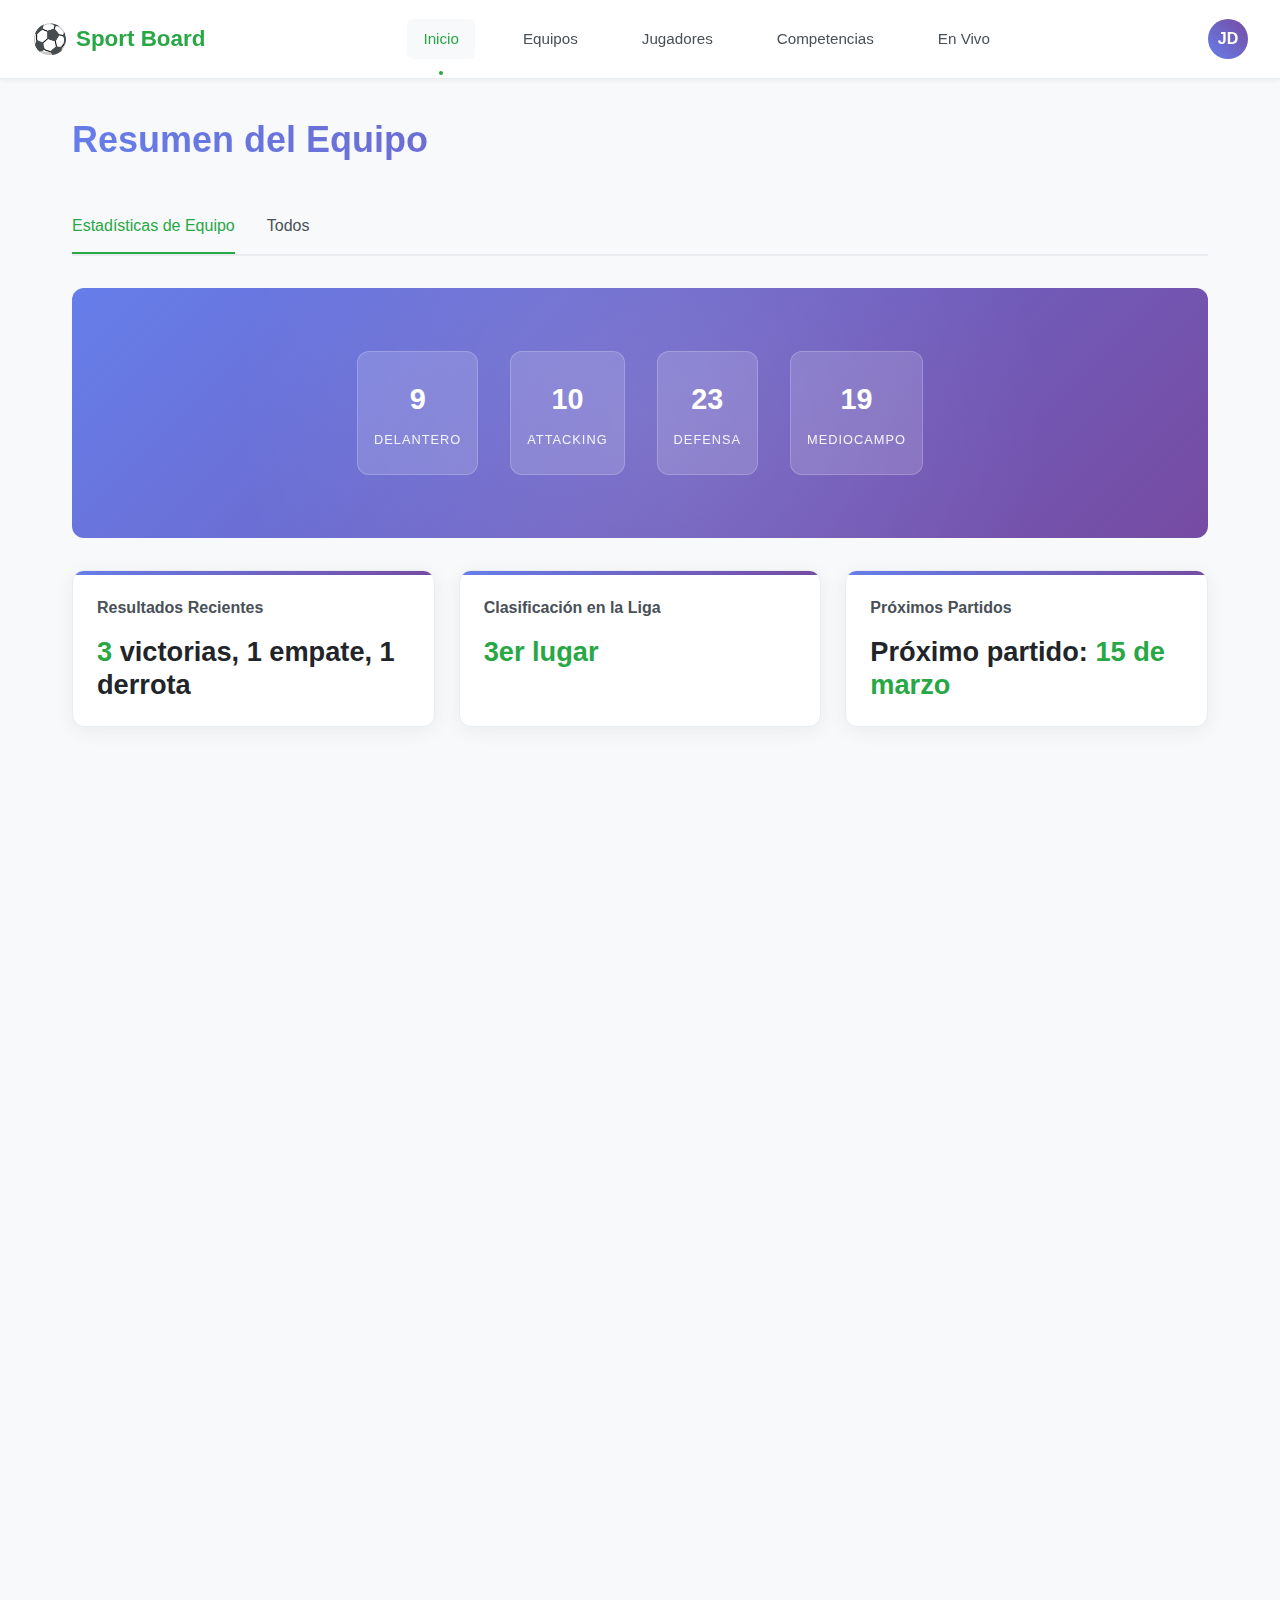
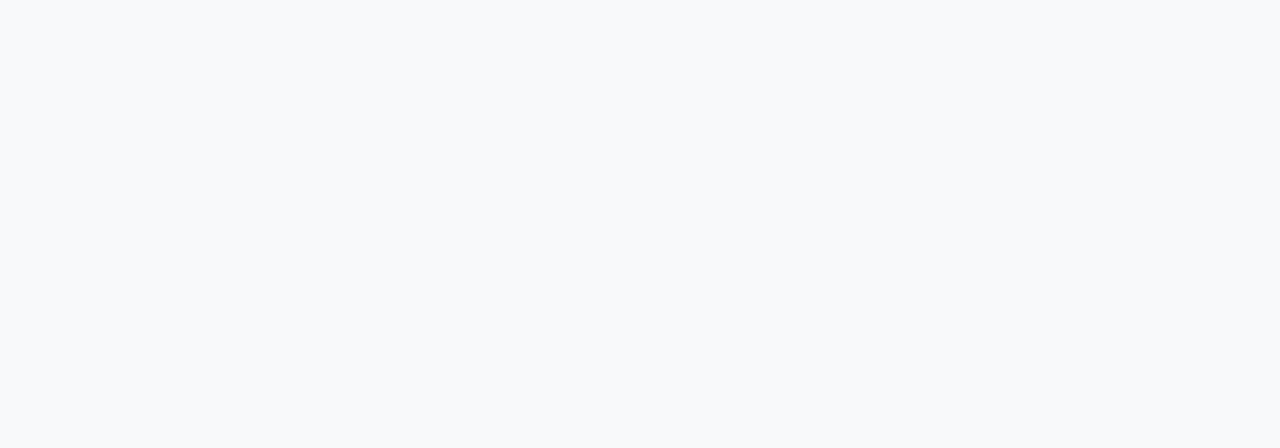
<file: index.html>
<!DOCTYPE html>
<html lang="es">
    <head>
        <meta charset="UTF-8" />
        <meta name="viewport" content="width=device-width, initial-scale=1.0" />
        <title>Soccer Stats - Inicio</title>
        <link rel="preconnect" href="https://fonts.googleapis.com" />
        <link rel="preconnect" href="https://fonts.gstatic.com" crossorigin />
        <link
            href="https://fonts.googleapis.com/css2?family=Inter:wght@400;500;600;700&display=swap"
            rel="stylesheet"
        />

        <link rel="stylesheet" href="styles/main.css" />
    </head>
    <body>
        <header class="header">
            <div class="logo">Sport Board</div>
            <button
                class="hamburger"
                aria-label="Abrir menú"
                aria-controls="main-nav"
                aria-expanded="false"
                onclick="toggleMenu()"
            >
                <span></span>
                <span></span>
                <span></span>
            </button>
            <nav class="nav" id="main-nav">
                <a href="index.html" class="active">Inicio</a>
                <a href="team-stats.html">Equipos</a>
                <a href="player-stats.html">Jugadores</a>
                <a href="competition-stats.html">Competencias</a>
                <a href="live-match.html">En Vivo</a>
            </nav>
            <div class="user-avatar">JD</div>
        </header>

        <div class="container">
            <h1 class="page-title">Resumen del Equipo</h1>

            <div class="tabs">
                <a href="#" class="tab active">Estadísticas de Equipo</a>
                <a href="#" class="tab">Todos</a>
            </div>

            <div class="team-image">
                <div class="team-players">
                    <div class="player">
                        <div class="player-number">9</div>
                        <div class="player-name">DELANTERO</div>
                    </div>
                    <div class="player">
                        <div class="player-number">10</div>
                        <div class="player-name">ATTACKING</div>
                    </div>
                    <div class="player">
                        <div class="player-number">23</div>
                        <div class="player-name">DEFENSA</div>
                    </div>
                    <div class="player">
                        <div class="player-number">19</div>
                        <div class="player-name">MEDIOCAMPO</div>
                    </div>
                </div>
            </div>

            <div class="stats-grid">
                <div class="stat-card">
                    <h3>Resultados Recientes</h3>
                    <div class="stat-value">
                        <span class="stat-highlight">3</span> victorias,
                        <span>1</span> empate, <span>1</span> derrota
                    </div>
                </div>
                <div class="stat-card">
                    <h3>Clasificación en la Liga</h3>
                    <div class="stat-value stat-highlight">3er lugar</div>
                </div>
                <div class="stat-card">
                    <h3>Próximos Partidos</h3>
                    <div class="stat-value">
                        Próximo partido:
                        <span class="stat-highlight">15 de marzo</span>
                    </div>
                </div>
            </div>

            <div class="section">
                <h2>Resultados Recientes</h2>
                <table id="recent-results">
                    <thead>
                        <tr>
                            <th>Fecha</th>
                            <th>Oponente</th>
                            <th>Resultado</th>
                        </tr>
                    </thead>
                    <tbody>
                        <tr>
                            <td>1 de marzo</td>
                            <td class="team-name">Equipo A</td>
                            <td><span class="result victory">2-1 (V)</span></td>
                        </tr>
                        <tr>
                            <td>8 de marzo</td>
                            <td class="team-name">Equipo B</td>
                            <td><span class="result draw">1-1 (E)</span></td>
                        </tr>
                        <tr>
                            <td>15 de marzo</td>
                            <td class="team-name">Equipo C</td>
                            <td><span class="result victory">3-0 (V)</span></td>
                        </tr>
                        <tr>
                            <td>22 de marzo</td>
                            <td class="team-name">Equipo D</td>
                            <td><span class="result defeat">0-2 (D)</span></td>
                        </tr>
                        <tr>
                            <td>29 de marzo</td>
                            <td class="team-name">Equipo E</td>
                            <td><span class="result victory">2-1 (V)</span></td>
                        </tr>
                    </tbody>
                </table>
            </div>

            <div class="section">
                <h2>Clasificación en la Liga</h2>
                <table id="league-table">
                    <thead>
                        <tr>
                            <th>Posición</th>
                            <th>Equipo</th>
                            <th>Puntos</th>
                        </tr>
                    </thead>
                    <tbody>
                        <tr>
                            <td><span class="position-number">1</span></td>
                            <td class="team-name">Equipo X</td>
                            <td class="points">60</td>
                        </tr>
                        <tr>
                            <td><span class="position-number">2</span></td>
                            <td class="team-name">Equipo Y</td>
                            <td class="points">58</td>
                        </tr>
                        <tr>
                            <td><span class="position-number">3</span></td>
                            <td class="team-name">Equipo Z</td>
                            <td class="points">55</td>
                        </tr>
                    </tbody>
                </table>
                <div class="pagination">
                    <button
                        class="page-btn"
                        onclick="previousPage()"
                        id="prev-btn"
                    >
                        ‹
                    </button>
                    <button class="page-btn" onclick="nextPage()" id="next-btn">
                        ›
                    </button>
                </div>
            </div>
        </div>

        <script src="scripts/main.js"></script>
        <script>
            function toggleMenu() {
                const nav = document.getElementById("main-nav");
                const btn = document.querySelector(".hamburger");
                const expanded = btn.getAttribute("aria-expanded") === "true";
                nav.classList.toggle("open");
                btn.setAttribute("aria-expanded", !expanded);
                document.body.style.overflow = nav.classList.contains("open")
                    ? "hidden"
                    : "";
            }
            // Cerrar menú al hacer click fuera en móviles
            window.addEventListener("click", function (e) {
                const nav = document.getElementById("main-nav");
                const btn = document.querySelector(".hamburger");
                if (
                    nav.classList.contains("open") &&
                    !nav.contains(e.target) &&
                    !btn.contains(e.target)
                ) {
                    nav.classList.remove("open");
                    btn.setAttribute("aria-expanded", false);
                    document.body.style.overflow = "";
                }
            });
        </script>
    </body>
</html>
</file>
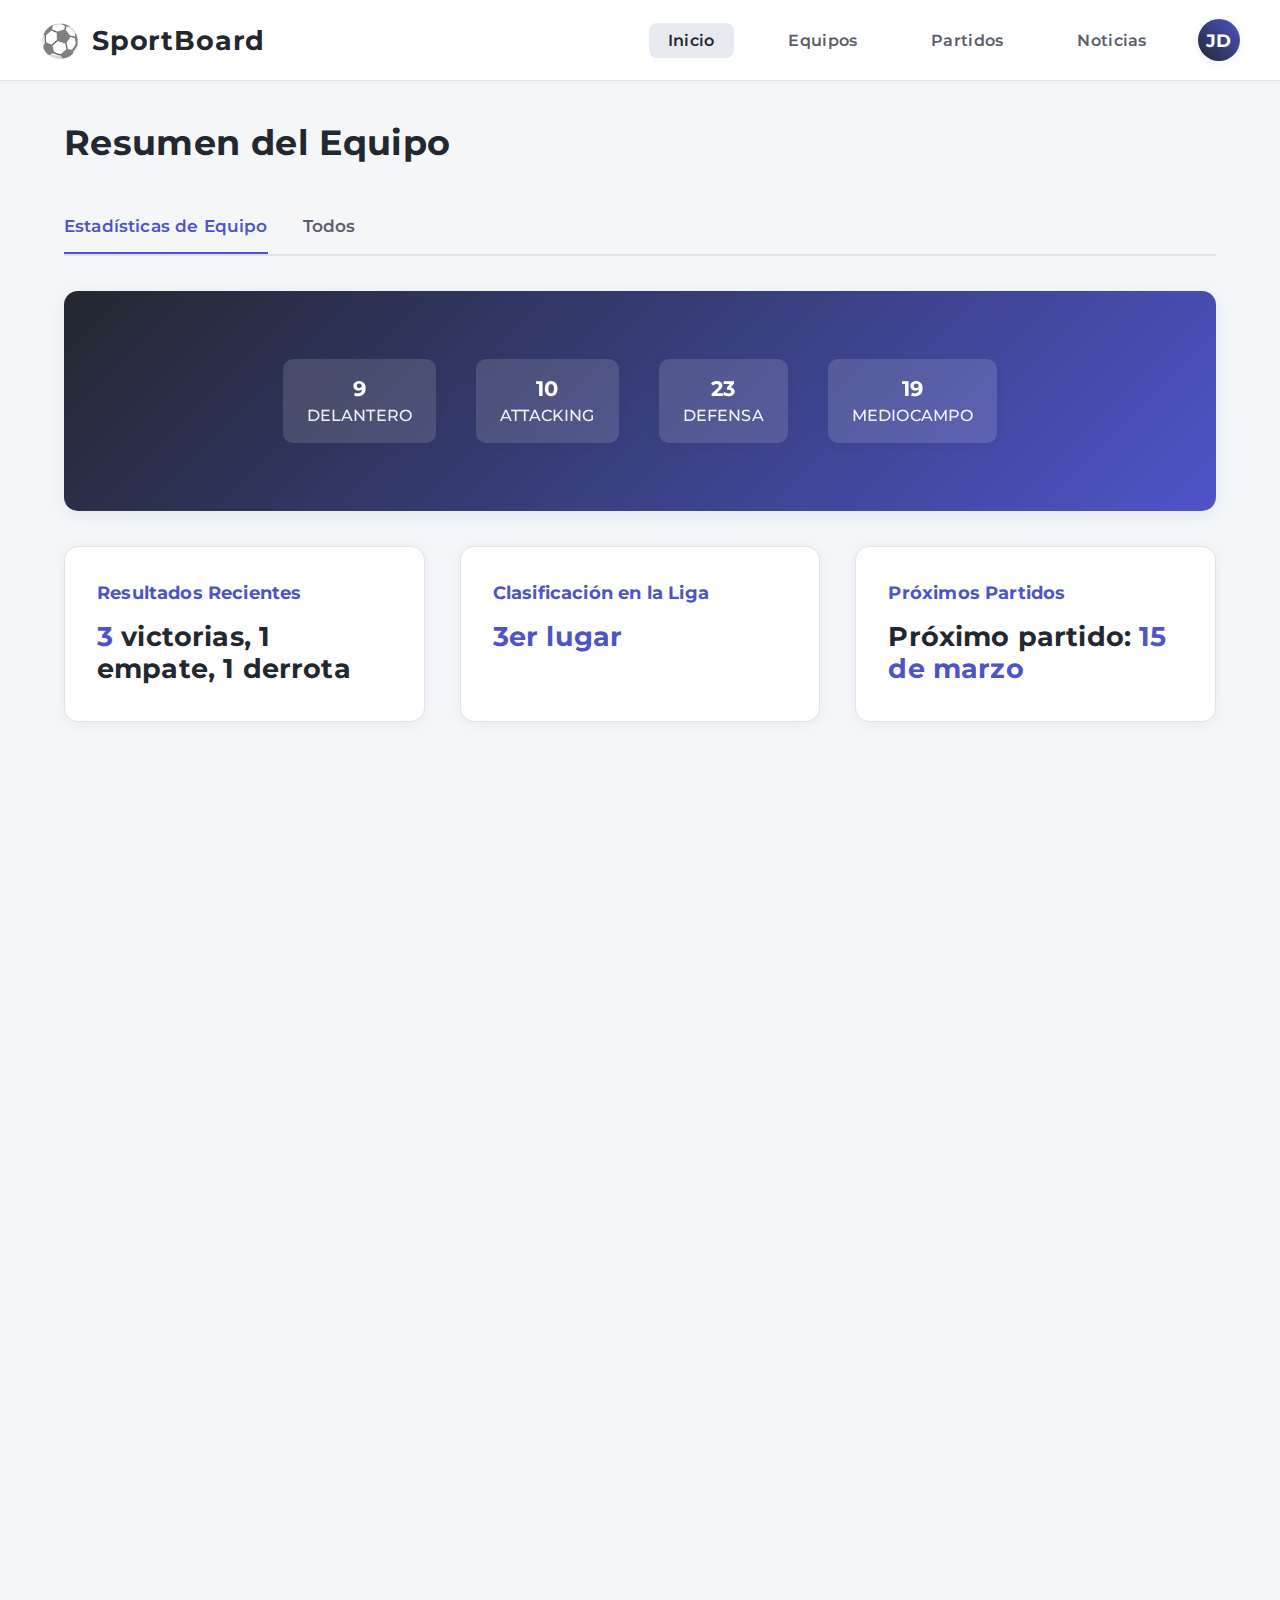
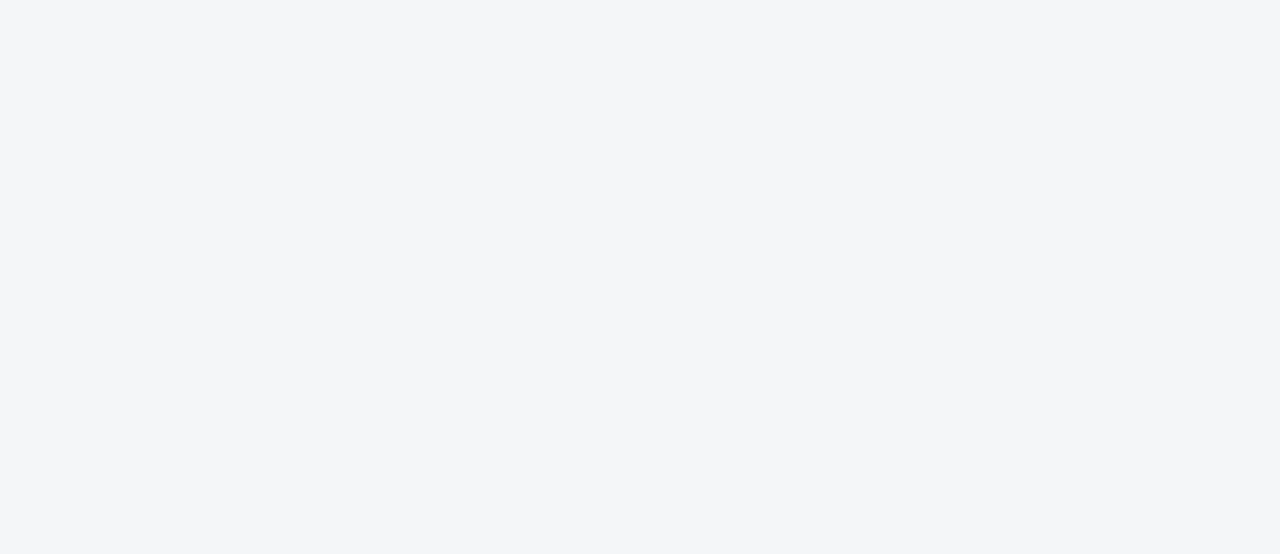
<file: EstadisticasPartido/index.html>
<!DOCTYPE html>
<html lang="es">
    <head>
        <meta charset="UTF-8" />
        <meta name="viewport" content="width=device-width, initial-scale=1.0" />
        <title>Soccer Stats</title>
        <link rel="stylesheet" href="styles.css" />
    </head>
    <body>
        <header class="header">
            <div class="logo">SportBoard</div>
            <nav class="nav">
                <a href="#" class="active">Inicio</a>
                <a href="#">Equipos</a>
                <a href="#">Partidos</a>
                <a href="#">Noticias</a>
            </nav>
            <div class="user-avatar">JD</div>
        </header>
        <div class="container">
            <h1 class="page-title">Resumen del Equipo</h1>
            <div class="tabs">
                <a href="#" class="tab active">Estadísticas de Equipo</a>
                <a href="#" class="tab">Todos</a>
            </div>
            <div class="team-image">
                <div class="team-players">
                    <div class="player">
                        <div class="player-number">9</div>
                        <div class="player-name">DELANTERO</div>
                    </div>
                    <div class="player">
                        <div class="player-number">10</div>
                        <div class="player-name">ATTACKING</div>
                    </div>
                    <div class="player">
                        <div class="player-number">23</div>
                        <div class="player-name">DEFENSA</div>
                    </div>
                    <div class="player">
                        <div class="player-number">19</div>
                        <div class="player-name">MEDIOCAMPO</div>
                    </div>
                </div>
            </div>
            <div class="stats-grid">
                <div class="stat-card">
                    <h3>Resultados Recientes</h3>
                    <div class="stat-value">
                        <span class="stat-highlight">3</span> victorias,
                        <span>1</span> empate, <span>1</span> derrota
                    </div>
                </div>
                <div class="stat-card">
                    <h3>Clasificación en la Liga</h3>
                    <div class="stat-value stat-highlight">3er lugar</div>
                </div>
                <div class="stat-card">
                    <h3>Próximos Partidos</h3>
                    <div class="stat-value">
                        Próximo partido:
                        <span class="stat-highlight">15 de marzo</span>
                    </div>
                </div>
            </div>
            <div class="section">
                <h2>Resultados Recientes</h2>
                <table id="recent-results">
                    <thead>
                        <tr>
                            <th>Fecha</th>
                            <th>Oponente</th>
                            <th>Resultado</th>
                        </tr>
                    </thead>
                    <tbody>
                        <tr>
                            <td>1 de marzo</td>
                            <td class="team-name">Equipo A</td>
                            <td><span class="result victory">2-1 (V)</span></td>
                        </tr>
                        <tr>
                            <td>8 de marzo</td>
                            <td class="team-name">Equipo B</td>
                            <td><span class="result draw">1-1 (E)</span></td>
                        </tr>
                        <tr>
                            <td>15 de marzo</td>
                            <td class="team-name">Equipo C</td>
                            <td><span class="result victory">3-0 (V)</span></td>
                        </tr>
                        <tr>
                            <td>22 de marzo</td>
                            <td class="team-name">Equipo D</td>
                            <td><span class="result defeat">0-2 (D)</span></td>
                        </tr>
                        <tr>
                            <td>29 de marzo</td>
                            <td class="team-name">Equipo E</td>
                            <td><span class="result victory">2-1 (V)</span></td>
                        </tr>
                        <tr>
                            <td>5 de abril</td>
                            <td class="team-name">Equipo F</td>
                            <td><span class="result victory">4-0 (V)</span></td>
                        </tr>
                        <tr>
                            <td>12 de abril</td>
                            <td class="team-name">Equipo G</td>
                            <td><span class="result draw">2-2 (E)</span></td>
                        </tr>
                        <tr>
                            <td>19 de abril</td>
                            <td class="team-name">Equipo H</td>
                            <td><span class="result defeat">1-3 (D)</span></td>
                        </tr>
                    </tbody>
                </table>
            </div>
            <div class="section">
                <h2>Clasificación en la Liga</h2>
                <table id="league-table">
                    <thead>
                        <tr>
                            <th>Posición</th>
                            <th>Equipo</th>
                            <th>Puntos</th>
                        </tr>
                    </thead>
                    <tbody>
                        <!-- El contenido se genera dinámicamente -->
                    </tbody>
                </table>
                <div class="pagination">
                    <button
                        class="page-btn"
                        onclick="previousPage()"
                        id="prev-btn"
                    >
                        ‹
                    </button>
                    <button class="page-btn" onclick="nextPage()" id="next-btn">
                        ›
                    </button>
                </div>
            </div>
        </div>
        <script src="main.js"></script>
    </body>
</html>
</file>
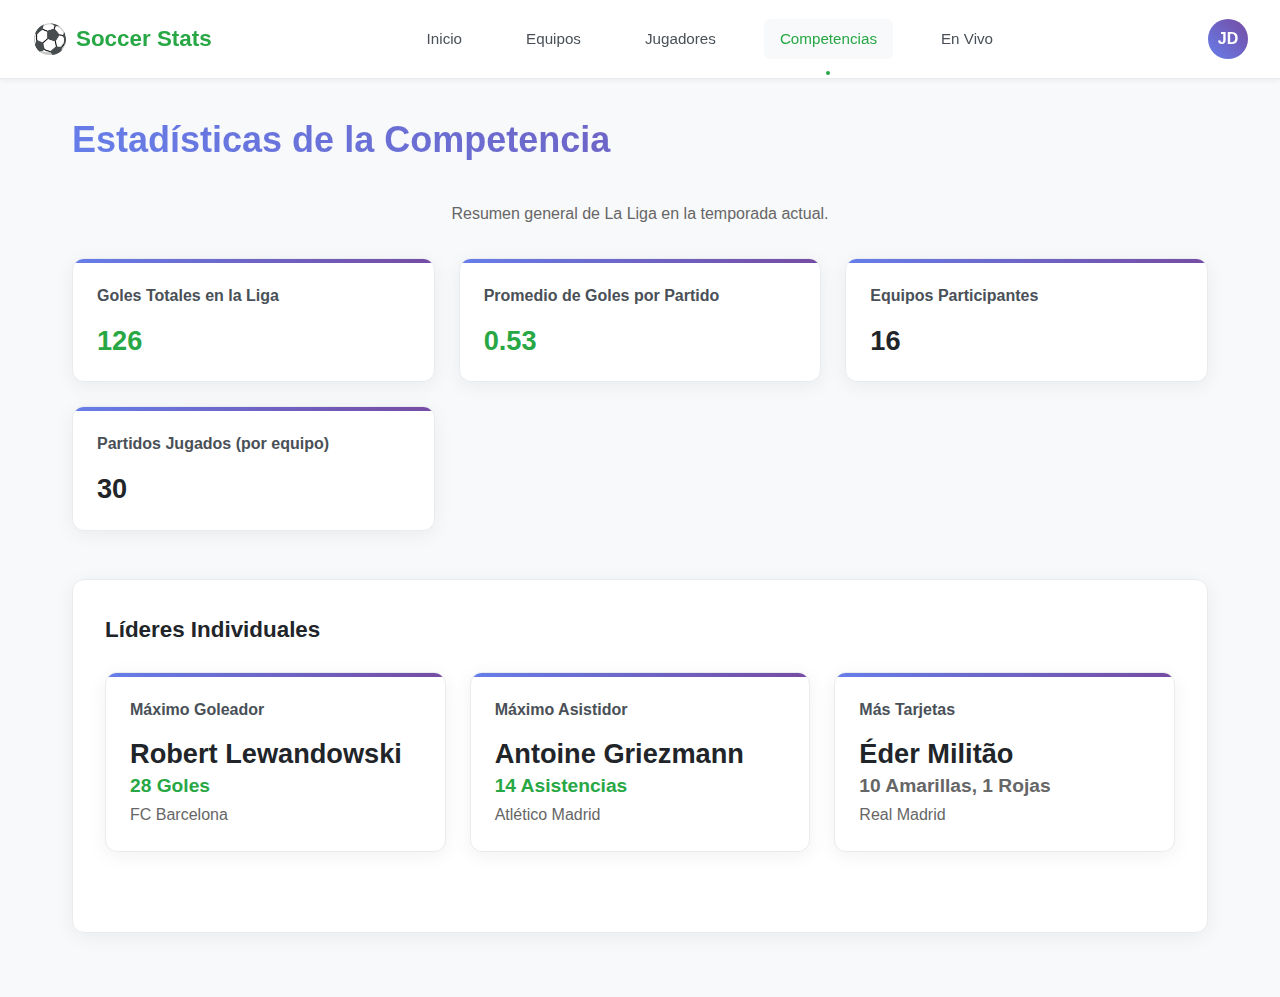
<file: competition-stats.html>
<!DOCTYPE html>
<html lang="es">
    <head>
        <meta charset="UTF-8" />
        <meta name="viewport" content="width=device-width, initial-scale=1.0" />
        <title>Soccer Stats - Competencias</title>
        <link rel="preconnect" href="https://fonts.googleapis.com" />
        <link rel="preconnect" href="https://fonts.gstatic.com" crossorigin />
        <link
            href="https://fonts.googleapis.com/css2?family=Inter:wght@400;500;600;700&display=swap"
            rel="stylesheet"
        />

        <link rel="stylesheet" href="styles/main.css" />
    </head>
    <body>
        <header class="header">
            <div class="logo">Soccer Stats</div>
            <button
                class="hamburger"
                aria-label="Abrir menú"
                aria-controls="main-nav"
                aria-expanded="false"
                onclick="toggleMenu()"
            >
                <span></span>
                <span></span>
                <span></span>
            </button>
            <nav class="nav" id="main-nav">
                <a href="index.html">Inicio</a>
                <a href="team-stats.html">Equipos</a>
                <a href="player-stats.html">Jugadores</a>
                <a href="competition-stats.html" class="active">Competencias</a>
                <a href="live-match.html">En Vivo</a>
            </nav>
            <div class="user-avatar">JD</div>
        </header>

        <div class="container">
            <h1 class="page-title">Estadísticas de la Competencia</h1>
            <p style="text-align: center; margin-bottom: 2rem; color: #666">
                Resumen general de La Liga en la temporada actual.
            </p>

            <div class="stats-grid" id="competition-stats-grid"></div>

            <div class="section">
                <h2>Líderes Individuales</h2>
                <div class="stats-grid">
                    <div class="stat-card" id="top-scorer"></div>
                    <div class="stat-card" id="top-assister"></div>
                    <div class="stat-card" id="most-disciplined"></div>
                </div>
            </div>
        </div>

        <script src="scripts/data.js"></script>
        <script src="scripts/main.js"></script>
        <script src="scripts/competition-stats.js"></script>
        <script>
            function toggleMenu() {
                const nav = document.getElementById("main-nav");
                const btn = document.querySelector(".hamburger");
                const expanded = btn.getAttribute("aria-expanded") === "true";
                nav.classList.toggle("open");
                btn.setAttribute("aria-expanded", !expanded);
                document.body.style.overflow = nav.classList.contains("open")
                    ? "hidden"
                    : "";
            }
            window.addEventListener("click", function (e) {
                const nav = document.getElementById("main-nav");
                const btn = document.querySelector(".hamburger");
                if (
                    nav.classList.contains("open") &&
                    !nav.contains(e.target) &&
                    !btn.contains(e.target)
                ) {
                    nav.classList.remove("open");
                    btn.setAttribute("aria-expanded", false);
                    document.body.style.overflow = "";
                }
            });
        </script>
    </body>
</html>
</file>
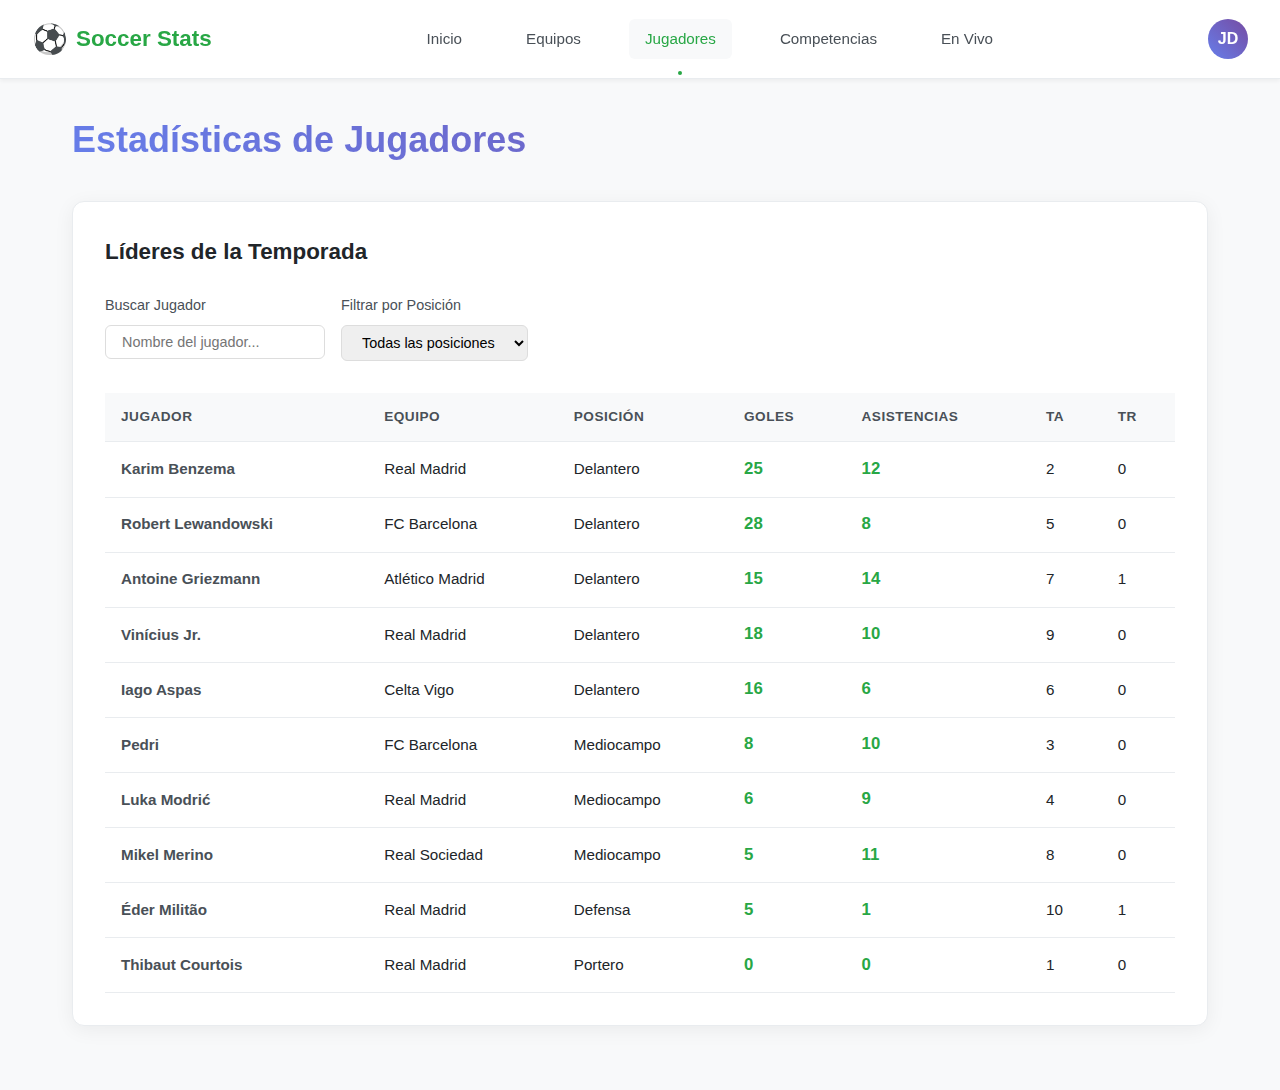
<file: player-stats.html>
<!DOCTYPE html>
<html lang="es">
    <head>
        <meta charset="UTF-8" />
        <meta name="viewport" content="width=device-width, initial-scale=1.0" />
        <title>Soccer Stats - Jugadores</title>
        <link rel="preconnect" href="https://fonts.googleapis.com" />
        <link rel="preconnect" href="https://fonts.gstatic.com" crossorigin />
        <link
            href="https://fonts.googleapis.com/css2?family=Inter:wght@400;500;600;700&display=swap"
            rel="stylesheet"
        />

        <link rel="stylesheet" href="styles/main.css" />
    </head>
    <body>
        <header class="header">
            <div class="logo">Soccer Stats</div>
            <button
                class="hamburger"
                aria-label="Abrir menú"
                aria-controls="main-nav"
                aria-expanded="false"
                onclick="toggleMenu()"
            >
                <span></span>
                <span></span>
                <span></span>
            </button>
            <nav class="nav" id="main-nav">
                <a href="index.html">Inicio</a>
                <a href="team-stats.html">Equipos</a>
                <a href="player-stats.html" class="active">Jugadores</a>
                <a href="competition-stats.html">Competencias</a>
                <a href="live-match.html">En Vivo</a>
            </nav>
            <div class="user-avatar">JD</div>
        </header>

        <div class="container">
            <h1 class="page-title">Estadísticas de Jugadores</h1>
            <div class="section">
                <h2>Líderes de la Temporada</h2>
                <div class="filters" style="margin-top: 1.5rem">
                    <div class="filter-group">
                        <label for="player-search">Buscar Jugador</label>
                        <input
                            type="text"
                            id="player-search"
                            class="filter-input"
                            placeholder="Nombre del jugador..."
                        />
                    </div>
                    <div class="filter-group">
                        <label for="position-filter"
                            >Filtrar por Posición</label
                        >
                        <select id="position-filter" class="filter-select">
                            <option value="all">Todas las posiciones</option>
                            <option value="Delantero">Delantero</option>
                            <option value="Mediocampo">Mediocampo</option>
                            <option value="Defensa">Defensa</option>
                            <option value="Portero">Portero</option>
                        </select>
                    </div>
                </div>
                <table id="player-stats-table">
                    <thead>
                        <tr>
                            <th>Jugador</th>
                            <th>Equipo</th>
                            <th>Posición</th>
                            <th>Goles</th>
                            <th>Asistencias</th>
                            <th>TA</th>
                            <th>TR</th>
                        </tr>
                    </thead>
                    <tbody></tbody>
                </table>
            </div>
        </div>

        <script src="scripts/data.js"></script>
        <script src="scripts/main.js"></script>
        <script src="scripts/player-stats.js"></script>
        <script>
            function toggleMenu() {
                const nav = document.getElementById("main-nav");
                const btn = document.querySelector(".hamburger");
                const expanded = btn.getAttribute("aria-expanded") === "true";
                nav.classList.toggle("open");
                btn.setAttribute("aria-expanded", !expanded);
                document.body.style.overflow = nav.classList.contains("open")
                    ? "hidden"
                    : "";
            }
            window.addEventListener("click", function (e) {
                const nav = document.getElementById("main-nav");
                const btn = document.querySelector(".hamburger");
                if (
                    nav.classList.contains("open") &&
                    !nav.contains(e.target) &&
                    !btn.contains(e.target)
                ) {
                    nav.classList.remove("open");
                    btn.setAttribute("aria-expanded", false);
                    document.body.style.overflow = "";
                }
            });
        </script>
    </body>
</html>
</file>
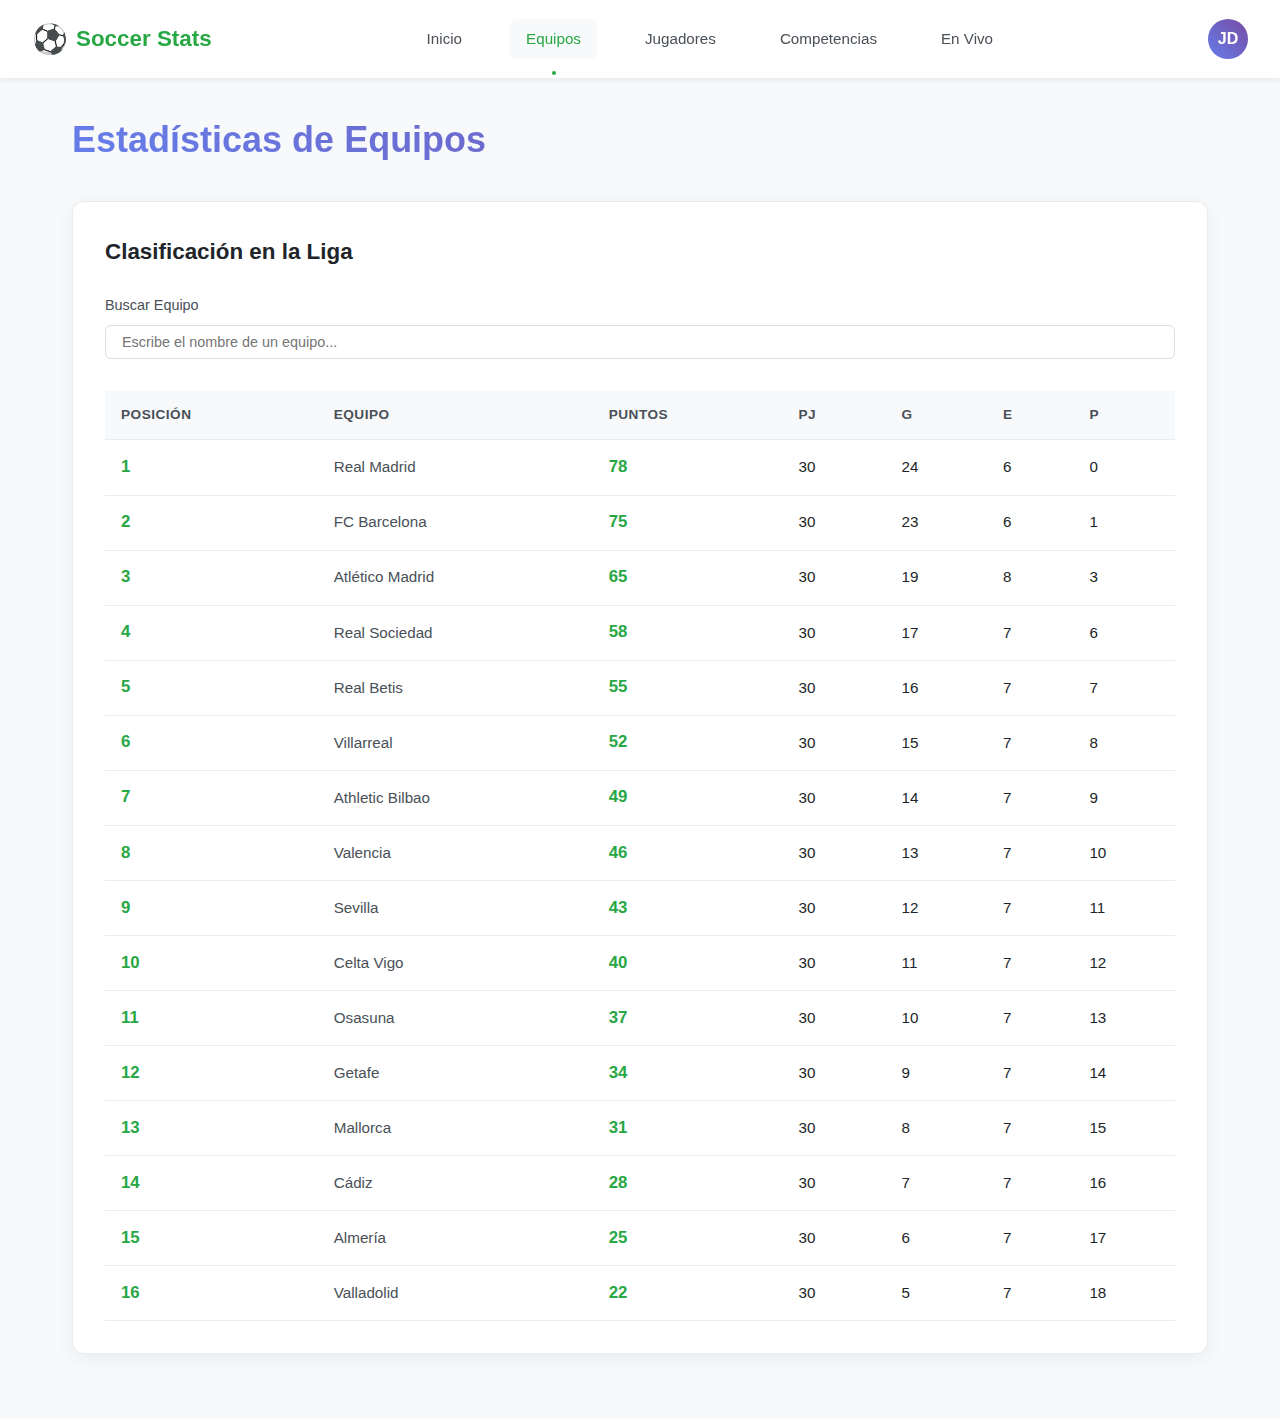
<file: team-stats.html>
<!DOCTYPE html>
<html lang="es">
    <head>
        <meta charset="UTF-8" />
        <meta name="viewport" content="width=device-width, initial-scale=1.0" />
        <title>Soccer Stats - Equipos</title>
        <link rel="preconnect" href="https://fonts.googleapis.com" />
        <link rel="preconnect" href="https://fonts.gstatic.com" crossorigin />
        <link
            href="https://fonts.googleapis.com/css2?family=Inter:wght@400;500;600;700&display=swap"
            rel="stylesheet"
        />

        <link rel="stylesheet" href="styles/main.css" />
    </head>
    <body>
        <header class="header">
            <div class="logo">Soccer Stats</div>
            <button
                class="hamburger"
                aria-label="Abrir menú"
                aria-controls="main-nav"
                aria-expanded="false"
                onclick="toggleMenu()"
            >
                <span></span>
                <span></span>
                <span></span>
            </button>
            <nav class="nav" id="main-nav">
                <a href="index.html">Inicio</a>
                <a href="team-stats.html" class="active">Equipos</a>
                <a href="player-stats.html">Jugadores</a>
                <a href="competition-stats.html">Competencias</a>
                <a href="live-match.html">En Vivo</a>
            </nav>
            <div class="user-avatar">JD</div>
        </header>

        <div class="container">
            <h1 class="page-title">Estadísticas de Equipos</h1>
            <div class="section">
                <h2>Clasificación en la Liga</h2>
                <div class="filters" style="margin-top: 1.5rem">
                    <div class="filter-group" style="width: 100%">
                        <label for="team-search">Buscar Equipo</label>
                        <input
                            type="text"
                            id="team-search"
                            class="filter-input"
                            placeholder="Escribe el nombre de un equipo..."
                        />
                    </div>
                </div>
                <table id="full-league-table">
                    <thead>
                        <tr>
                            <th>Posición</th>
                            <th>Equipo</th>
                            <th>Puntos</th>
                            <th>PJ</th>
                            <th>G</th>
                            <th>E</th>
                            <th>P</th>
                        </tr>
                    </thead>
                    <tbody></tbody>
                </table>
            </div>
        </div>

        <script src="scripts/data.js"></script>
        <script src="scripts/main.js"></script>
        <script src="scripts/team-stats.js"></script>
        <script>
            function toggleMenu() {
                const nav = document.getElementById("main-nav");
                const btn = document.querySelector(".hamburger");
                const expanded = btn.getAttribute("aria-expanded") === "true";
                nav.classList.toggle("open");
                btn.setAttribute("aria-expanded", !expanded);
                document.body.style.overflow = nav.classList.contains("open")
                    ? "hidden"
                    : "";
            }
            window.addEventListener("click", function (e) {
                const nav = document.getElementById("main-nav");
                const btn = document.querySelector(".hamburger");
                if (
                    nav.classList.contains("open") &&
                    !nav.contains(e.target) &&
                    !btn.contains(e.target)
                ) {
                    nav.classList.remove("open");
                    btn.setAttribute("aria-expanded", false);
                    document.body.style.overflow = "";
                }
            });
        </script>
    </body>
</html>
</file>
<file: styles/main.css>
/*
 * ================================================
 * styles/main.css (Versión corregida y ajustada)
 * ================================================
 * - Paleta de colores más oscura para textos.
 * - Tamaños de fuente reducidos para mejor jerarquía.
 * - Se mantienen todos los selectores originales.
 * ================================================
*/

* {
    margin: 0;
    padding: 0;
    box-sizing: border-box;
}

body {
    font-family: -apple-system, BlinkMacSystemFont, "Segoe UI", Roboto,
        sans-serif;
    background-color: #f8f9fa;
    /* [CAMBIO] Color de texto principal más oscuro */
    color: #212529;
    line-height: 1.6;
    /* [AJUSTE] Se define un tamaño base para consistencia */
    font-size: 16px;
}

/* Header */
.header {
    background: white;
    padding: 1rem 2rem;
    border-bottom: 1px solid #e9ecef;
    display: flex;
    justify-content: space-between;
    align-items: center;
    position: sticky;
    top: 0;
    z-index: 100;
    box-shadow: 0 2px 4px rgba(0, 0, 0, 0.05); /* Sombra más sutil */
}

.logo {
    display: flex;
    align-items: center;
    gap: 0.5rem;
    /* [AJUSTE] Tamaño de fuente del logo reducido */
    font-size: 1.4rem;
    font-weight: bold;
    color: #28a745;
}

/* Se mantiene el ícono del balón que tenías */
.logo::before {
    content: "⚽";
    font-size: 1.8rem;
}

.nav {
    display: flex;
    gap: 2rem;
}

.nav a {
    text-decoration: none;
    /* [CAMBIO] Color de enlaces más oscuro */
    color: #495057;
    font-weight: 500;
    padding: 0.5rem 1rem;
    border-radius: 6px;
    transition: all 0.2s;
    position: relative;
    /* [AJUSTE] Tamaño de fuente en la navegación */
    font-size: 0.95rem;
}

.nav a:hover,
.nav a.active {
    background-color: #f8f9fa;
    color: #28a745;
}

.nav a.active::after {
    content: "";
    position: absolute;
    bottom: -1rem;
    left: 50%;
    transform: translateX(-50%);
    width: 4px;
    height: 4px;
    background: #28a745;
    border-radius: 50%;
}

.user-avatar {
    width: 40px;
    height: 40px;
    border-radius: 50%;
    background: linear-gradient(45deg, #667eea, #764ba2);
    display: flex;
    align-items: center;
    justify-content: center;
    color: white;
    font-weight: bold;
    cursor: pointer;
    transition: transform 0.2s;
}

.user-avatar:hover {
    transform: scale(1.1);
}

/* Main Content */
.container {
    max-width: 1200px;
    margin: 0 auto;
    padding: 2rem;
}

.page-title {
    /* [AJUSTE] Tamaño de título principal reducido */
    font-size: 2.25rem;
    font-weight: bold;
    margin-bottom: 2rem;
    color: #1a1a1a;
    background: linear-gradient(45deg, #667eea, #764ba2);
    -webkit-background-clip: text;
    -webkit-text-fill-color: transparent;
    background-clip: text;
}

.tabs {
    display: flex;
    gap: 2rem;
    margin-bottom: 2rem;
    border-bottom: 2px solid #e9ecef;
}

.tab {
    padding: 0.8rem 0;
    /* [CAMBIO] Color de texto de pestañas más oscuro */
    color: #495057;
    text-decoration: none;
    font-weight: 500;
    border-bottom: 2px solid transparent;
    transition: all 0.2s;
}

.tab.active,
.tab:hover {
    color: #28a745;
    border-bottom-color: #28a745;
}

/* Team Image */
.team-image {
    width: 100%;
    height: 250px;
    background: linear-gradient(135deg, #667eea 0%, #764ba2 100%);
    border-radius: 12px;
    margin-bottom: 2rem;
    display: flex;
    align-items: center;
    justify-content: center;
    position: relative;
    overflow: hidden;
}

.team-image::before {
    content: "";
    position: absolute;
    top: 0;
    left: 0;
    right: 0;
    bottom: 0;
    background: radial-gradient(
        circle at center,
        rgba(255, 255, 255, 0.1) 0%,
        transparent 70%
    );
}

.team-players {
    display: flex;
    gap: 2rem;
    align-items: center;
    z-index: 1;
}

.player {
    background: rgba(255, 255, 255, 0.15);
    padding: 1.5rem 1rem;
    border-radius: 12px;
    text-align: center;
    color: white;
    /* backdrop-filter: blur(10px); */
    border: 1px solid rgba(255, 255, 255, 0.2);
    transition: transform 0.3s ease;
}

.player:hover {
    transform: translateY(-5px);
    background: rgba(255, 255, 255, 0.2);
}

.player-number {
    font-size: 1.8rem;
    font-weight: bold;
    margin-bottom: 0.5rem;
}

.player-name {
    font-size: 0.8rem;
    opacity: 0.9;
    font-weight: 500;
    letter-spacing: 1px;
}

/* Stats Cards */
.stats-grid {
    display: grid;
    /* [AJUSTE] Columnas un poco más flexibles y espaciado reducido */
    grid-template-columns: repeat(auto-fit, minmax(280px, 1fr));
    gap: 1.5rem;
    margin-bottom: 3rem;
}

.stat-card {
    background: white;
    /* [AJUSTE] Padding reducido para un look más compacto */
    padding: 1.5rem;
    border-radius: 12px;
    box-shadow: 0 4px 20px rgba(0, 0, 0, 0.06);
    border: 1px solid #e9ecef;
    position: relative;
    overflow: hidden;
    transition: all 0.3s ease;
}

.stat-card::before {
    content: "";
    position: absolute;
    top: 0;
    left: 0;
    width: 100%;
    height: 4px;
    background: linear-gradient(45deg, #667eea, #764ba2);
}

.stat-card:hover {
    transform: translateY(-5px);
    box-shadow: 0 8px 30px rgba(0, 0, 0, 0.1);
}

.stat-card h3 {
    /* [AJUSTE] Tamaño de título de tarjeta */
    font-size: 1rem;
    /* [CAMBIO] Color de texto más oscuro */
    color: #495057;
    margin-bottom: 1rem;
    font-weight: 600;
}

.stat-value {
    /* [AJUSTE] Tamaño de valor estadístico reducido */
    font-size: 1.7rem;
    font-weight: bold;
    color: #212529;
    line-height: 1.2;
}

.stat-highlight {
    color: #28a745;
}

/* Tables */
.section {
    background: white;
    border-radius: 12px;
    padding: 2rem;
    margin-bottom: 2rem;
    box-shadow: 0 4px 20px rgba(0, 0, 0, 0.06);
    border: 1px solid #e9ecef;
}

.section h2 {
    /* [AJUSTE] Tamaño de título de sección reducido */
    font-size: 1.4rem;
    margin-bottom: 1.5rem;
    color: #212529;
}

table {
    width: 100%;
    border-collapse: collapse;
    margin-top: 1rem;
}

th,
td {
    /* [AJUSTE] Padding y tamaño de fuente en celdas */
    padding: 0.85rem 1rem;
    text-align: left;
    border-bottom: 1px solid #e9ecef;
    font-size: 0.95rem;
}

th {
    background-color: #f8f9fa;
    font-weight: 600;
    /* [CAMBIO] Color de cabecera de tabla más oscuro */
    color: #495057;
    font-size: 0.85rem;
    text-transform: uppercase;
    letter-spacing: 0.5px;
}

td {
    /* [CAMBIO] Color de texto de celda ajustado */
    color: #212529;
}

tbody tr {
    transition: background-color 0.2s ease;
}

tbody tr:hover {
    /* [AJUSTE] Hover un poco más notorio */
    background-color: #f1f3f5;
}

.result {
    padding: 0.4rem 0.8rem;
    border-radius: 20px;
    font-weight: 600;
    font-size: 0.85rem;
    text-align: center;
    min-width: 60px;
    display: inline-block;
}

.victory {
    background-color: #d4edda;
    color: #155724;
}

.draw {
    background-color: #fff3cd;
    color: #856404;
}

.defeat {
    background-color: #f8d7da;
    color: #721c24;
}

.position-number {
    font-weight: bold;
    color: #28a745;
    /* [AJUSTE] Tamaño de fuente ligeramente reducido */
    font-size: 1.05rem;
}

.team-name {
    /* [CAMBIO] Color de nombre de equipo más oscuro */
    color: #495057;
    font-weight: 500;
}

.points {
    font-weight: bold;
    font-size: 1.05rem; /* [AJUSTE] Tamaño consistente con 'position-number' */
    color: #28a745;
}

/* Pagination */
.pagination {
    display: flex;
    justify-content: center;
    gap: 0.5rem;
    margin-top: 2rem;
}

.page-btn {
    padding: 0.8rem 1rem;
    background: #333;
    color: white;
    border: none;
    border-radius: 50%;
    cursor: pointer;
    transition: all 0.2s;
    width: 40px;
    height: 40px;
    display: flex;
    align-items: center;
    justify-content: center;
    font-size: 1.2rem;
}

.page-btn:hover {
    background: #28a745;
    transform: scale(1.1);
}

.page-btn:disabled {
    background: #ccc;
    cursor: not-allowed;
    transform: none;
}

/* Filters */
.filters {
    display: flex;
    gap: 1rem;
    margin-bottom: 2rem;
    flex-wrap: wrap;
}

.filter-group {
    display: flex;
    flex-direction: column;
    gap: 0.5rem;
}

.filter-group label {
    font-weight: 500;
    /* [CAMBIO] Color de etiqueta más oscuro */
    color: #495057;
    font-size: 0.9rem;
}

.filter-select,
.filter-input {
    padding: 0.5rem 1rem;
    border: 1px solid #ddd;
    border-radius: 6px;
    font-size: 0.9rem;
    transition: border-color 0.2s;
}

.filter-select:focus,
.filter-input:focus {
    outline: none;
    border-color: #28a745;
}

/* Buttons */
.btn {
    padding: 0.8rem 1.5rem;
    border: none;
    border-radius: 6px;
    font-weight: 500;
    cursor: pointer;
    transition: all 0.2s;
    text-decoration: none;
    display: inline-block;
    text-align: center;
}

.btn-primary {
    background: #28a745;
    color: white;
}

.btn-primary:hover {
    background: #218838;
    transform: translateY(-2px);
}

.btn-secondary {
    background: #6c757d;
    color: white;
}

.btn-secondary:hover {
    background: #5a6268;
}

/* Loading */
.loading {
    display: flex;
    justify-content: center;
    align-items: center;
    padding: 2rem;
}

.spinner {
    width: 40px;
    height: 40px;
    border: 4px solid #f3f3f3;
    border-top: 4px solid #28a745;
    border-radius: 50%;
    animation: spin 1s linear infinite;
}

@keyframes spin {
    0% {
        transform: rotate(0deg);
    }
    100% {
        transform: rotate(360deg);
    }
}

/* Responsive */
@media (max-width: 768px) {
    .header {
        padding: 1rem;
        flex-direction: column;
        gap: 1rem;
    }

    .nav {
        margin: 0;
        gap: 1rem;
    }

    .container {
        padding: 1.5rem; /* Padding ajustado */
    }

    .page-title {
        font-size: 2rem;
    }

    .stats-grid {
        grid-template-columns: 1fr;
    }

    .team-players {
        flex-direction: column;
        gap: 1rem;
    }

    .player {
        padding: 1rem;
    }

    table {
        font-size: 0.9rem;
    }

    th,
    td {
        padding: 0.7rem 0.5rem;
    }

    .filters {
        flex-direction: column;
    }

    .filter-group {
        width: 100%;
    }
}

@media (max-width: 600px) {
    .header {
        flex-direction: row;
        padding: 0.7rem 1rem;
    }
    .logo {
        font-size: 1.1rem;
    }
    .user-avatar {
        width: 36px;
        height: 36px;
        font-size: 1rem;
    }
}

/* ===== Menú Hamburguesa Responsive ===== */
.hamburger {
    display: none;
    flex-direction: column;
    justify-content: center;
    align-items: center;
    width: 40px;
    height: 40px;
    background: none;
    border: none;
    cursor: pointer;
    z-index: 200;
}
.hamburger span {
    display: block;
    width: 26px;
    height: 3px;
    margin: 4px 0;
    background: #28a745;
    border-radius: 2px;
    transition: all 0.3s;
}

@media (max-width: 900px) {
    .header {
        flex-direction: row;
        justify-content: flex-start;
        align-items: center;
        position: relative;
    }
    .hamburger {
        display: flex;
        position: relative;
        left: 0;
        top: 0;
        transform: none;
        margin-right: 1rem;
        margin-left: 0.5rem;
        z-index: 201;
    }
    .logo {
        margin-right: auto;
        margin-left: 0;
    }
    .nav {
        position: fixed;
        top: 0;
        left: -220px;
        right: auto;
        height: 100vh;
        width: 220px;
        background: #fff;
        box-shadow: 2px 0 12px rgba(44, 62, 80, 0.08);
        flex-direction: column;
        gap: 0;
        padding-top: 80px;
        transition: left 0.3s cubic-bezier(0.4, 0, 0.2, 1);
        z-index: 150;
    }
    .nav.open {
        left: 0;
    }
    .nav a {
        padding: 1.2rem 2rem;
        font-size: 1.1rem;
        border-radius: 0;
        border-bottom: 1px solid #f4f6f8;
        color: #23272f;
        width: 100%;
        text-align: left;
    }
    .section {
        padding: 1.2rem 0.5rem;
    }
    table {
        display: block;
        width: 100%;
        overflow-x: auto;
        -webkit-overflow-scrolling: touch;
        background: #fff;
        border-radius: 10px;
        box-shadow: 0 2px 8px rgba(44, 62, 80, 0.04);
    }
    thead, tbody, th, td, tr {
        display: revert;
    }
    th, td {
        white-space: nowrap;
        font-size: 0.92rem;
        padding: 0.7rem 0.6rem;
    }
    .filters {
        flex-direction: column;
        gap: 0.7rem;
    }
    .filter-group {
        width: 100%;
    }
}
@media (max-width: 600px) {
    .section {
        padding: 0.7rem 0.2rem;
    }
    .page-title {
        font-size: 1.3rem;
    }
    table {
        font-size: 0.85rem;
    }
    th, td {
        padding: 0.5rem 0.3rem;
    }
}
</file>
<file: EstadisticasPartido/styles.css>
/* Importar Montserrat de Google Fonts */
@import url("https://fonts.googleapis.com/css2?family=Montserrat:wght@400;600;700&display=swap");
/* styles.css extraído de index.html */
* {
    margin: 0;
    padding: 0;
    box-sizing: border-box;
}
body {
    font-family: "Montserrat", -apple-system, BlinkMacSystemFont, "Segoe UI",
        Roboto, sans-serif;
    background-color: #f4f6f8;
    color: #23272f;
    font-size: 16px;
    letter-spacing: 0.01em;
}
.header {
    background: #fff;
    padding: 1.2rem 2.5rem;
    border-bottom: 1px solid #e0e3e7;
    display: flex;
    justify-content: space-between;
    align-items: center;
    box-shadow: 0 2px 8px rgba(44, 62, 80, 0.03);
}
.logo {
    display: flex;
    align-items: center;
    gap: 0.7rem;
    font-size: 1.7rem;
    font-weight: 700;
    color: #23272f;
    letter-spacing: 0.03em;
}
.logo::before {
    content: "⚽";
    font-size: 2rem;
    opacity: 0.7;
}
.nav {
    display: flex;
    gap: 2.2rem;
    margin-left: auto;
    margin-right: 2rem;
}
.nav a {
    text-decoration: none;
    color: #5a5e6b;
    font-weight: 600;
    padding: 0.5rem 1.2rem;
    border-radius: 8px;
    transition: background 0.2s, color 0.2s;
    font-size: 1rem;
    letter-spacing: 0.02em;
}
.nav a:hover,
.nav a.active {
    background-color: #e8eaf1;
    color: #23272f;
}
.user-avatar {
    width: 42px;
    height: 42px;
    border-radius: 50%;
    background: linear-gradient(45deg, #23272f, #4e54c8);
    display: flex;
    align-items: center;
    justify-content: center;
    color: #fff;
    font-weight: 700;
    font-size: 1.1rem;
    box-shadow: 0 2px 8px rgba(44, 62, 80, 0.08);
}
.container {
    max-width: 1200px;
    margin: 0 auto;
    padding: 2.5rem 1.5rem;
}
.page-title {
    font-size: 2.2rem;
    font-weight: 700;
    margin-bottom: 2.2rem;
    color: #23272f;
    letter-spacing: 0.01em;
}
.tabs {
    display: flex;
    gap: 2.2rem;
    margin-bottom: 2.2rem;
    border-bottom: 2px solid #e0e3e7;
}
.tab {
    padding: 1rem 0;
    color: #5a5e6b;
    text-decoration: none;
    font-weight: 600;
    border-bottom: 2px solid transparent;
    transition: all 0.2s;
    font-size: 1.05rem;
}
.tab.active {
    color: #4e54c8;
    border-bottom-color: #4e54c8;
}
.team-image {
    width: 100%;
    height: 220px;
    background: linear-gradient(135deg, #23272f 0%, #4e54c8 100%);
    border-radius: 14px;
    margin-bottom: 2.2rem;
    display: flex;
    align-items: center;
    justify-content: center;
    position: relative;
    overflow: hidden;
    box-shadow: 0 4px 16px rgba(44, 62, 80, 0.07);
}
.team-players {
    display: flex;
    gap: 2.5rem;
    align-items: center;
}
.player {
    background: rgba(255, 255, 255, 0.13);
    padding: 1.1rem 1.5rem;
    border-radius: 10px;
    text-align: center;
    color: #fff;
    -webkit-backdrop-filter: blur(10px);
    backdrop-filter: blur(10px);
    box-shadow: 0 2px 8px rgba(44, 62, 80, 0.08);
}
.player-number {
    font-size: 1.3rem;
    font-weight: 700;
    margin-bottom: 0.3rem;
    letter-spacing: 0.01em;
}
.player-name {
    font-size: 1rem;
    opacity: 0.92;
    font-weight: 500;
    letter-spacing: 0.01em;
}
.stats-grid {
    display: grid;
    grid-template-columns: repeat(auto-fit, minmax(320px, 1fr));
    gap: 2.2rem;
    margin-bottom: 3.2rem;
}
.stat-card {
    background: #fff;
    padding: 2.2rem 2rem;
    border-radius: 14px;
    box-shadow: 0 2px 12px rgba(44, 62, 80, 0.06);
    border: 1px solid #e0e3e7;
    transition: box-shadow 0.2s, transform 0.2s;
}
.stat-card h3 {
    font-size: 1.1rem;
    color: #4e54c8;
    margin-bottom: 1.1rem;
    font-weight: 700;
    letter-spacing: 0.01em;
}
.stat-value {
    font-size: 1.7rem;
    font-weight: 700;
    color: #23272f;
    line-height: 1.2;
}
.stat-highlight {
    color: #4e54c8;
}
.section {
    background: #fff;
    border-radius: 14px;
    padding: 2.2rem 2rem;
    margin-bottom: 2.2rem;
    box-shadow: 0 2px 12px rgba(44, 62, 80, 0.06);
    border: 1px solid #e0e3e7;
}
.section h2 {
    font-size: 1.3rem;
    margin-bottom: 1.5rem;
    color: #23272f;
    font-weight: 700;
    letter-spacing: 0.01em;
}
table {
    width: 100%;
    border-collapse: collapse;
    background: #fff;
    border-radius: 10px;
    overflow: hidden;
    box-shadow: 0 2px 8px rgba(44, 62, 80, 0.04);
}
th,
td {
    padding: 1rem;
    text-align: left;
    border-bottom: 1px solid #e0e3e7;
}
th {
    background-color: #f4f6f8;
    font-weight: 700;
    color: #4e54c8;
    font-size: 0.95rem;
    text-transform: uppercase;
    letter-spacing: 0.04em;
}
td {
    color: #23272f;
    font-weight: 500;
}
.result {
    padding: 0.3rem 0.8rem;
    border-radius: 6px;
    font-weight: 700;
    font-size: 0.95rem;
}
.victory {
    background-color: #e3fcec;
    color: #1e824c;
}
.draw {
    background-color: #fffbe6;
    color: #bfa600;
}
.defeat {
    background-color: #fdeaea;
    color: #c0392b;
}
.position-number {
    font-weight: 700;
    color: #4e54c8;
}
.team-name {
    color: #5a5e6b;
}
.points {
    font-weight: 700;
    font-size: 1.1rem;
}
.pagination {
    display: flex;
    justify-content: center;
    gap: 0.7rem;
    margin-top: 2.2rem;
}
.page-btn {
    padding: 0.8rem 1rem;
    background: #4e54c8;
    color: #fff;
    border: none;
    border-radius: 50%;
    cursor: pointer;
    transition: background 0.2s, color 0.2s;
    width: 40px;
    height: 40px;
    display: flex;
    align-items: center;
    justify-content: center;
    font-size: 1.1rem;
    font-weight: 700;
}
.page-btn:hover {
    background: #23272f;
    color: #fff;
}
.page-btn:disabled {
    background: #cfd2e3;
    color: #fff;
    cursor: not-allowed;
}
@media (max-width: 900px) {
    .container {
        padding: 1.2rem;
    }
    .stats-grid {
        grid-template-columns: 1fr;
    }
    .team-players {
        flex-direction: column;
        gap: 1.2rem;
    }
}
@media (max-width: 600px) {
    .header {
        padding: 1rem;
        flex-direction: column;
        gap: 1rem;
    }
    .nav {
        margin: 0;
    }
    .container {
        padding: 0.7rem;
    }
    .stats-grid {
        grid-template-columns: 1fr;
    }
    table {
        font-size: 0.92rem;
    }
    th,
    td {
        padding: 0.7rem 0.5rem;
    }
}
</file>
